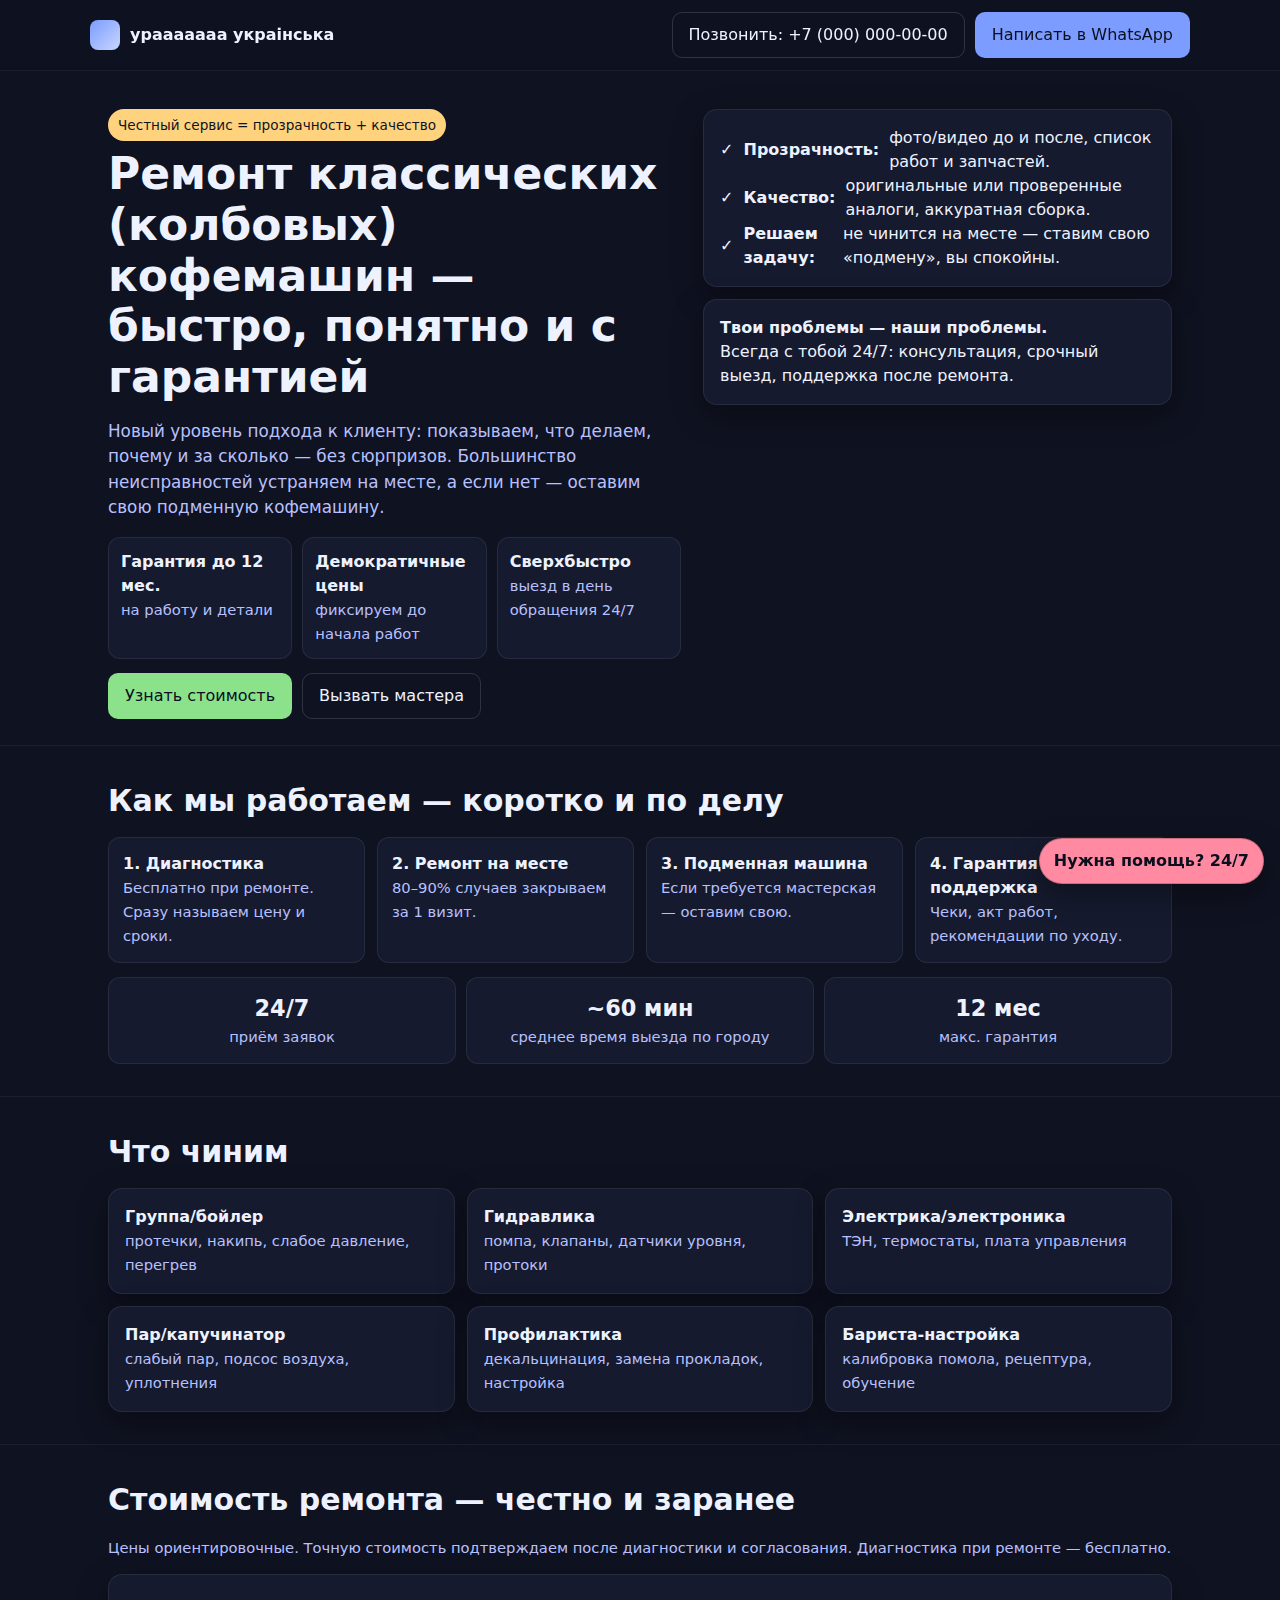
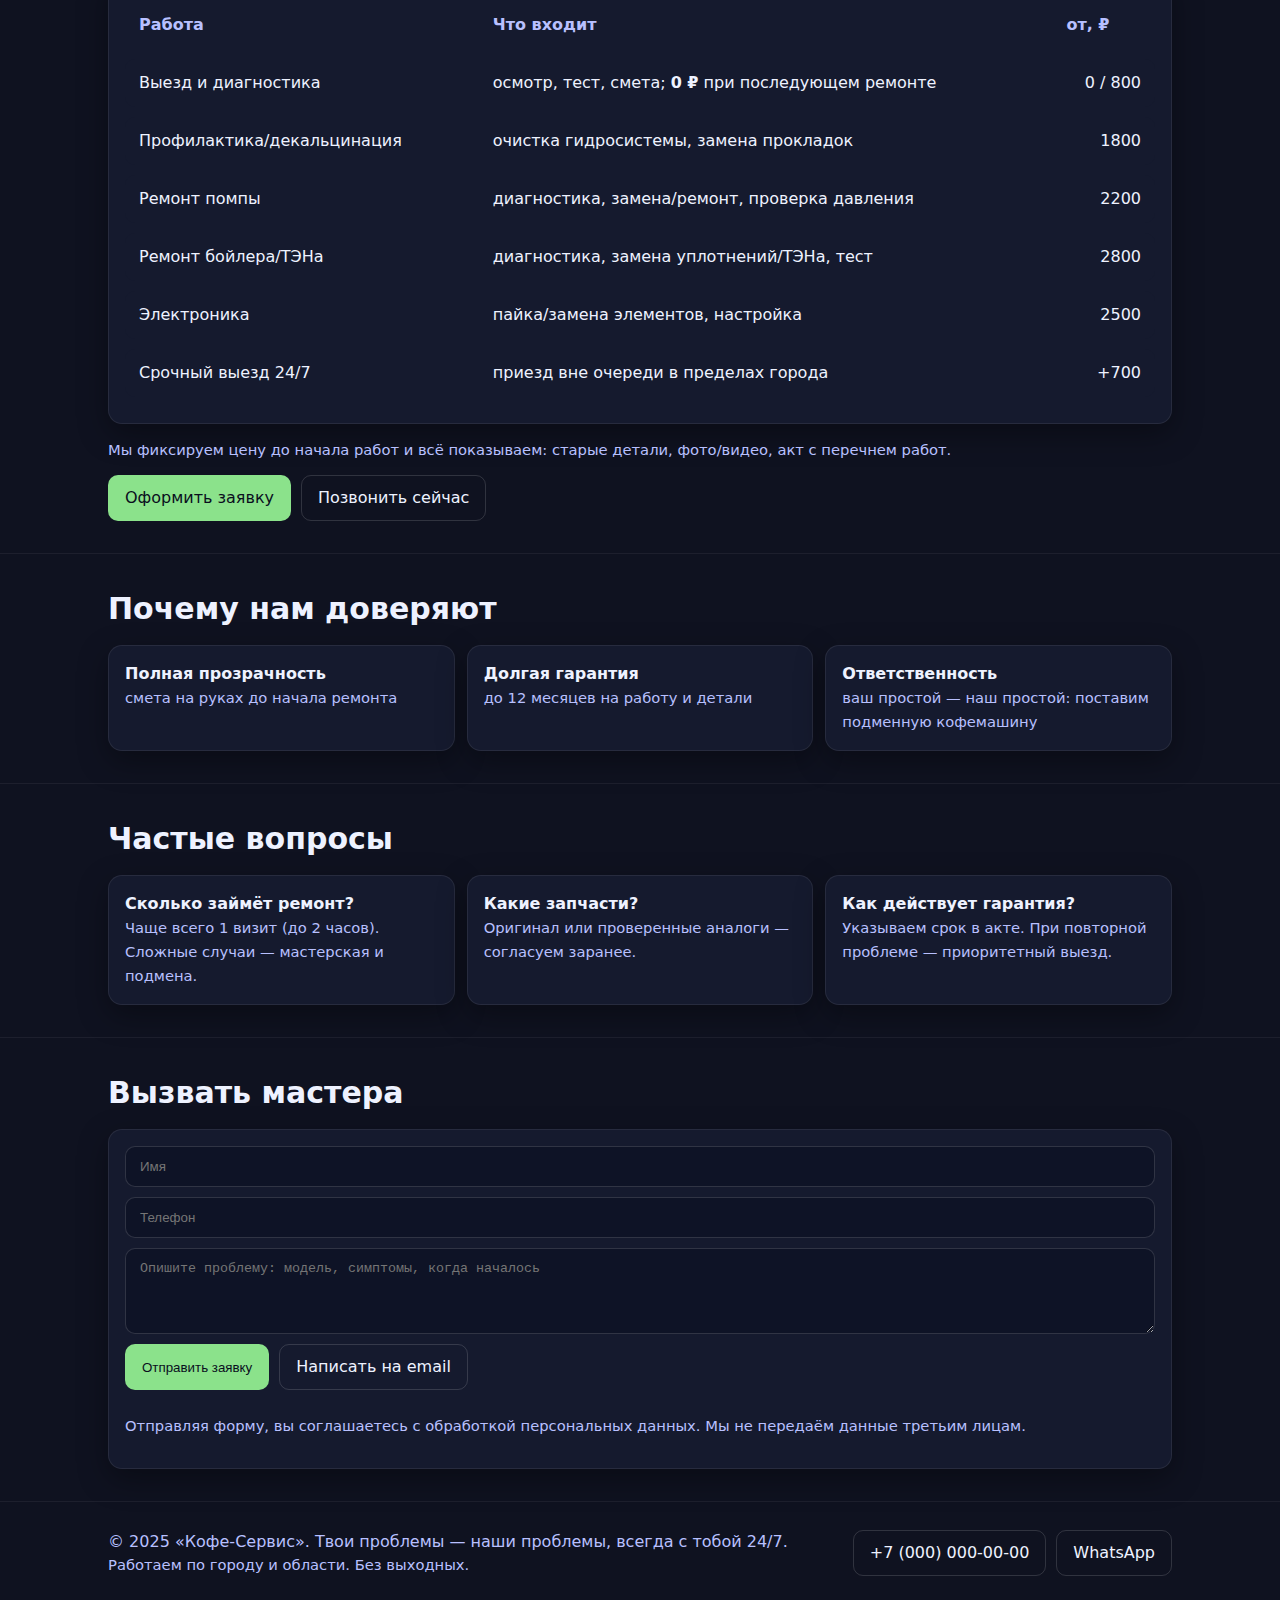
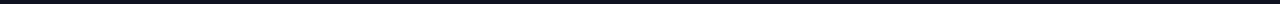
<file: uk/index.html>
<!DOCTYPE html>
<html lang="ru">
  <head>
    <meta charset="utf-8" />
    <meta name="viewport" content="width=device-width, initial-scale=1" />
    <title>урааааааа украінська</title>
    <meta
      name="description"
      content="Ремонт классических (колбовых) кофемашин. Фокус на качестве и прозрачности, долгая гарантия, демократичные цены. Выезд мастера, ремонт на месте, подменная кофемашина при необходимости. Работаем 24/7."
    />
    <style>
      :root {
        --bg: #0f1220; /* тёмный фон для контраста */
        --card: #151a2e;
        --text: #eef2ff;
        --muted: #b8c0ff;
        --accent: #7c9cff;
        --ok: #8be28b;
        --warn: #ffd27e;
        --danger: #ff8aa1;
        --brand: #9ab6ff;
        --max: 1100px;
        --radius: 14px;
        --shadow: 0 10px 30px rgba(0, 0, 0, 0.35);
      }
      * {
        box-sizing: border-box;
      }
      html,
      body {
        margin: 0;
        padding: 0;
        background: var(--bg);
        color: var(--text);
        font: 16px/1.5 system-ui, -apple-system, Segoe UI, Roboto, Arial,
          Helvetica, sans-serif;
      }
      a {
        color: var(--brand);
        text-decoration: none;
      }
      a:hover {
        text-decoration: underline;
      }
      .container {
        max-width: var(--max);
        margin: 0 auto;
        padding: 0 18px;
      }
      header {
        position: sticky;
        top: 0;
        z-index: 40;
        background: rgba(15, 18, 32, 0.75);
        backdrop-filter: blur(8px);
        border-bottom: 1px solid rgba(255, 255, 255, 0.05);
      }
      .nav {
        display: flex;
        gap: 16px;
        align-items: center;
        justify-content: space-between;
        padding: 12px 0;
      }
      .logo {
        display: flex;
        align-items: center;
        gap: 10px;
        font-weight: 700;
      }
      .logo-badge {
        width: 30px;
        height: 30px;
        border-radius: 8px;
        background: linear-gradient(135deg, var(--accent), #c8d6ff);
      }
      .nav-cta {
        display: flex;
        gap: 10px;
        flex-wrap: wrap;
      }
      .btn {
        display: inline-flex;
        align-items: center;
        justify-content: center;
        padding: 10px 16px;
        border-radius: 10px;
        border: 1px solid rgba(255, 255, 255, 0.14);
        background: transparent;
        color: var(--text);
        cursor: pointer;
        transition: 0.2s;
        box-shadow: none;
      }
      .btn:hover {
        transform: translateY(-1px);
      }
      .btn.primary {
        background: var(--accent);
        color: #0a0f1e;
        border-color: transparent;
      }
      .btn.ok {
        background: var(--ok);
        color: #0a0f1e;
        border-color: transparent;
      }
      .pill {
        font-size: 0.85rem;
        color: var(--bg);
        background: var(--warn);
        border-radius: 999px;
        padding: 6px 10px;
        display: inline-block;
      }
      /* hero */
      .hero {
        padding: 38px 0 26px;
        border-bottom: 1px solid rgba(255, 255, 255, 0.06);
      }
      .hero-grid {
        display: grid;
        gap: 22px;
        grid-template-columns: 1.1fr 0.9fr;
      }
      .hero h1 {
        font-size: clamp(28px, 4.5vw, 44px);
        line-height: 1.15;
        margin: 8px 0;
      }
      .lead {
        color: var(--muted);
        font-size: 1.05rem;
      }
      .badges {
        display: grid;
        gap: 10px;
        grid-template-columns: repeat(3, 1fr);
        margin-top: 16px;
      }
      .badge {
        background: var(--card);
        border: 1px solid rgba(255, 255, 255, 0.08);
        padding: 12px;
        border-radius: 12px;
      }
      .card {
        background: var(--card);
        border: 1px solid rgba(255, 255, 255, 0.08);
        border-radius: var(--radius);
        padding: 16px;
        box-shadow: var(--shadow);
      }
      .hero-side {
        display: grid;
        gap: 12px;
        height: max-content;
      }
      .flag {
        display: flex;
        gap: 10px;
        align-items: center;
      }
      .flag i {
        font-style: normal;
        font-weight: 700;
      }
      /* steps */
      .section {
        padding: 32px 0;
        border-bottom: 1px solid rgba(255, 255, 255, 0.06);
      }
      .section h2 {
        font-size: clamp(22px, 3vw, 30px);
        margin: 0 0 14px;
      }
      .steps {
        display: grid;
        gap: 12px;
        grid-template-columns: repeat(4, 1fr);
      }
      .step {
        background: var(--card);
        border: 1px solid rgba(255, 255, 255, 0.08);
        border-radius: 12px;
        padding: 14px;
      }
      .kpi {
        display: grid;
        gap: 10px;
        grid-template-columns: repeat(3, 1fr);
      }
      .kpi .stat {
        background: var(--card);
        padding: 14px;
        border-radius: 12px;
        border: 1px solid rgba(255, 255, 255, 0.08);
        text-align: center;
      }
      .stat b {
        font-size: 1.4rem;
        display: block;
      }
      /* services */
      .grid-3 {
        display: grid;
        gap: 12px;
        grid-template-columns: repeat(3, 1fr);
      }
      /* price table */
      table {
        width: 100%;
        border-collapse: separate;
        border-spacing: 0 10px;
      }
      th,
      td {
        padding: 12px 14px;
      }
      thead th {
        font-weight: 600;
        color: var(--muted);
        text-align: left;
      }
      tbody tr {
        background: var(--card);
        border: 1px solid rgba(255, 255, 255, 0.08);
      }
      tbody tr td:first-child {
        border-radius: 10px 0 0 10px;
      }
      tbody tr td:last-child {
        border-radius: 0 10px 10px 0;
        text-align: right;
      }
      .hint {
        color: var(--muted);
        font-size: 0.92rem;
      }
      /* contact */
      form {
        display: grid;
        gap: 10px;
      }
      input,
      textarea {
        width: 100%;
        padding: 12px 14px;
        border-radius: 10px;
        border: 1px solid rgba(255, 255, 255, 0.14);
        background: #0e1326;
        color: var(--text);
      }
      .inline {
        display: flex;
        gap: 10px;
        flex-wrap: wrap;
      }
      footer {
        padding: 28px 0;
        color: var(--muted);
      }
      .foot {
        display: grid;
        gap: 10px;
        grid-template-columns: 1fr auto;
      }
      .sticky-help {
        position: fixed;
        right: 16px;
        bottom: 16px;
        background: var(--danger);
        color: #0a0f1e;
        padding: 10px 14px;
        border-radius: 999px;
        border: 1px solid rgba(0, 0, 0, 0.2);
        box-shadow: var(--shadow);
        font-weight: 700;
      }
      /* responsive */
      @media (max-width: 920px) {
        .hero-grid {
          grid-template-columns: 1fr;
        }
        .badges {
          grid-template-columns: 1fr 1fr 1fr;
        }
        .steps {
          grid-template-columns: 1fr 1fr;
        }
        .kpi {
          grid-template-columns: 1fr 1fr 1fr;
        }
        .grid-3 {
          grid-template-columns: 1fr 1fr;
        }
      }
      @media (max-width: 560px) {
        .badges {
          grid-template-columns: 1fr 1fr;
        }
        .kpi {
          grid-template-columns: 1fr 1fr;
        }
        .grid-3 {
          grid-template-columns: 1fr;
        }
      }
    </style>
  </head>
  <body>
    <header>
      <div class="container nav">
        <div class="logo">
          <div class="logo-badge" aria-hidden="true"></div>
          <span>урааааааа украінська</span>
        </div>
        <div class="nav-cta">
          <a class="btn" href="tel:+70000000000"
            >Позвонить: +7 (000) 000-00-00</a
          >
          <a class="btn primary" href="https://wa.me/70000000000"
            >Написать в WhatsApp</a
          >
        </div>
      </div>
    </header>

    <main>
      <!-- HERO -->
      <section class="hero">
        <div class="container hero-grid">
          <div>
            <span class="pill">Честный сервис = прозрачность + качество</span>
            <h1>
              Ремонт классических (колбовых) кофемашин — быстро, понятно и с
              гарантией
            </h1>
            <p class="lead">
              Новый уровень подхода к клиенту: показываем, что делаем, почему и
              за сколько — без сюрпризов. Большинство неисправностей устраняем
              на месте, а если нет — оставим свою подменную кофемашину.
            </p>

            <div class="badges">
              <div class="badge">
                <b>Гарантия до 12 мес.</b><br /><span class="hint"
                  >на работу и детали</span
                >
              </div>
              <div class="badge">
                <b>Демократичные цены</b><br /><span class="hint"
                  >фиксируем до начала работ</span
                >
              </div>
              <div class="badge">
                <b>Сверхбыстро</b><br /><span class="hint"
                  >выезд в день обращения 24/7</span
                >
              </div>
            </div>

            <div class="inline" style="margin-top: 14px">
              <a class="btn ok" href="#price">Узнать стоимость</a>
              <a class="btn" href="#form">Вызвать мастера</a>
            </div>
          </div>

          <aside class="hero-side">
            <div class="card">
              <div class="flag">
                <i>✓</i> <b>Прозрачность:</b> фото/видео до и после, список
                работ и запчастей.
              </div>
              <div class="flag">
                <i>✓</i> <b>Качество:</b> оригинальные или проверенные аналоги,
                аккуратная сборка.
              </div>
              <div class="flag">
                <i>✓</i> <b>Решаем задачу:</b> не чинится на месте — ставим свою
                «подмену», вы спокойны.
              </div>
            </div>
            <div class="card">
              <b>Твои проблемы — наши проблемы.</b><br />
              Всегда с тобой 24/7: консультация, срочный выезд, поддержка после
              ремонта.
            </div>
          </aside>
        </div>
      </section>

      <!-- HOW IT WORKS -->
      <section class="section">
        <div class="container">
          <h2>Как мы работаем — коротко и по делу</h2>
          <div class="steps">
            <div class="step">
              <b>1. Диагностика</b><br /><span class="hint"
                >Бесплатно при ремонте. Сразу называем цену и сроки.</span
              >
            </div>
            <div class="step">
              <b>2. Ремонт на месте</b><br /><span class="hint"
                >80–90% случаев закрываем за 1 визит.</span
              >
            </div>
            <div class="step">
              <b>3. Подменная машина</b><br /><span class="hint"
                >Если требуется мастерская — оставим свою.</span
              >
            </div>
            <div class="step">
              <b>4. Гарантия и поддержка</b><br /><span class="hint"
                >Чеки, акт работ, рекомендации по уходу.</span
              >
            </div>
          </div>

          <div class="kpi" style="margin-top: 14px">
            <div class="stat">
              <b>24/7</b><span class="hint">приём заявок</span>
            </div>
            <div class="stat">
              <b>~60 мин</b
              ><span class="hint">среднее время выезда по городу</span>
            </div>
            <div class="stat">
              <b>12 мес</b><span class="hint">макс. гарантия</span>
            </div>
          </div>
        </div>
      </section>

      <!-- SERVICES -->
      <section class="section">
        <div class="container">
          <h2>Что чиним</h2>
          <div class="grid-3">
            <div class="card">
              <b>Группа/бойлер</b><br /><span class="hint"
                >протечки, накипь, слабое давление, перегрев</span
              >
            </div>
            <div class="card">
              <b>Гидравлика</b><br /><span class="hint"
                >помпа, клапаны, датчики уровня, протоки</span
              >
            </div>
            <div class="card">
              <b>Электрика/электроника</b><br /><span class="hint"
                >ТЭН, термостаты, плата управления</span
              >
            </div>
            <div class="card">
              <b>Пар/капучинатор</b><br /><span class="hint"
                >слабый пар, подсос воздуха, уплотнения</span
              >
            </div>
            <div class="card">
              <b>Профилактика</b><br /><span class="hint"
                >декальцинация, замена прокладок, настройка</span
              >
            </div>
            <div class="card">
              <b>Бариста-настройка</b><br /><span class="hint"
                >калибровка помола, рецептура, обучение</span
              >
            </div>
          </div>
        </div>
      </section>

      <!-- PRICING -->
      <section id="price" class="section">
        <div class="container">
          <h2>Стоимость ремонта — честно и заранее</h2>
          <p class="hint">
            Цены ориентировочные. Точную стоимость подтверждаем после
            диагностики и согласования. Диагностика при ремонте — бесплатно.
          </p>
          <div class="card">
            <table aria-label="Прайс">
              <thead>
                <tr>
                  <th>Работа</th>
                  <th>Что входит</th>
                  <th>от, ₽</th>
                </tr>
              </thead>
              <tbody>
                <tr>
                  <td>Выезд и диагностика</td>
                  <td>
                    осмотр, тест, смета; <b>0 ₽</b> при последующем ремонте
                  </td>
                  <td>0 / 800</td>
                </tr>
                <tr>
                  <td>Профилактика/декальцинация</td>
                  <td>очистка гидросистемы, замена прокладок</td>
                  <td>1800</td>
                </tr>
                <tr>
                  <td>Ремонт помпы</td>
                  <td>диагностика, замена/ремонт, проверка давления</td>
                  <td>2200</td>
                </tr>
                <tr>
                  <td>Ремонт бойлера/ТЭНа</td>
                  <td>диагностика, замена уплотнений/ТЭНа, тест</td>
                  <td>2800</td>
                </tr>
                <tr>
                  <td>Электроника</td>
                  <td>пайка/замена элементов, настройка</td>
                  <td>2500</td>
                </tr>
                <tr>
                  <td>Срочный выезд 24/7</td>
                  <td>приезд вне очереди в пределах города</td>
                  <td>+700</td>
                </tr>
              </tbody>
            </table>
          </div>
          <p class="hint">
            Мы фиксируем цену до начала работ и всё показываем: старые детали,
            фото/видео, акт с перечнем работ.
          </p>
          <div class="inline" style="margin-top: 8px">
            <a class="btn ok" href="#form">Оформить заявку</a>
            <a class="btn" href="tel:+70000000000">Позвонить сейчас</a>
          </div>
        </div>
      </section>

      <!-- TRUST BONUS -->
      <section class="section">
        <div class="container">
          <h2>Почему нам доверяют</h2>
          <div class="grid-3">
            <div class="card">
              <b>Полная прозрачность</b><br /><span class="hint"
                >смета на руках до начала ремонта</span
              >
            </div>
            <div class="card">
              <b>Долгая гарантия</b><br /><span class="hint"
                >до 12 месяцев на работу и детали</span
              >
            </div>
            <div class="card">
              <b>Ответственность</b><br /><span class="hint"
                >ваш простой — наш простой: поставим подменную кофемашину</span
              >
            </div>
          </div>
        </div>
      </section>

      <!-- FAQ -->
      <section class="section">
        <div class="container">
          <h2>Частые вопросы</h2>
          <div class="grid-3">
            <div class="card">
              <b>Сколько займёт ремонт?</b><br /><span class="hint"
                >Чаще всего 1 визит (до 2 часов). Сложные случаи — мастерская и
                подмена.</span
              >
            </div>
            <div class="card">
              <b>Какие запчасти?</b><br /><span class="hint"
                >Оригинал или проверенные аналоги — согласуем заранее.</span
              >
            </div>
            <div class="card">
              <b>Как действует гарантия?</b><br /><span class="hint"
                >Указываем срок в акте. При повторной проблеме — приоритетный
                выезд.</span
              >
            </div>
          </div>
        </div>
      </section>

      <!-- CONTACT -->
      <section id="form" class="section">
        <div class="container">
          <h2>Вызвать мастера</h2>
          <div class="card">
            <form
              onsubmit="event.preventDefault(); alert('Спасибо! Мы скоро свяжемся.');"
            >
              <div class="inline">
                <input required type="text" name="name" placeholder="Имя" />
                <input required type="tel" name="phone" placeholder="Телефон" />
              </div>
              <textarea
                name="issue"
                rows="4"
                placeholder="Опишите проблему: модель, симптомы, когда началось"
              ></textarea>
              <div class="inline">
                <button class="btn ok" type="submit">Отправить заявку</button>
                <a class="btn" href="mailto:service@example.com"
                  >Написать на email</a
                >
              </div>
              <p class="hint">
                Отправляя форму, вы соглашаетесь с обработкой персональных
                данных. Мы не передаём данные третьим лицам.
              </p>
            </form>
          </div>
        </div>
      </section>
    </main>

    <footer>
      <div class="container foot">
        <div>
          © 2025 «Кофе-Сервис». Твои проблемы — наши проблемы, всегда с тобой
          24/7.
          <div class="hint">Работаем по городу и области. Без выходных.</div>
        </div>
        <div class="inline">
          <a href="tel:+70000000000" class="btn">+7 (000) 000-00-00</a>
          <a href="https://wa.me/70000000000" class="btn">WhatsApp</a>
        </div>
      </div>
    </footer>

    <a class="sticky-help" href="#form" aria-label="Быстрый вызов мастера"
      >Нужна помощь? 24/7</a
    >
  </body>
</html>
</file>
